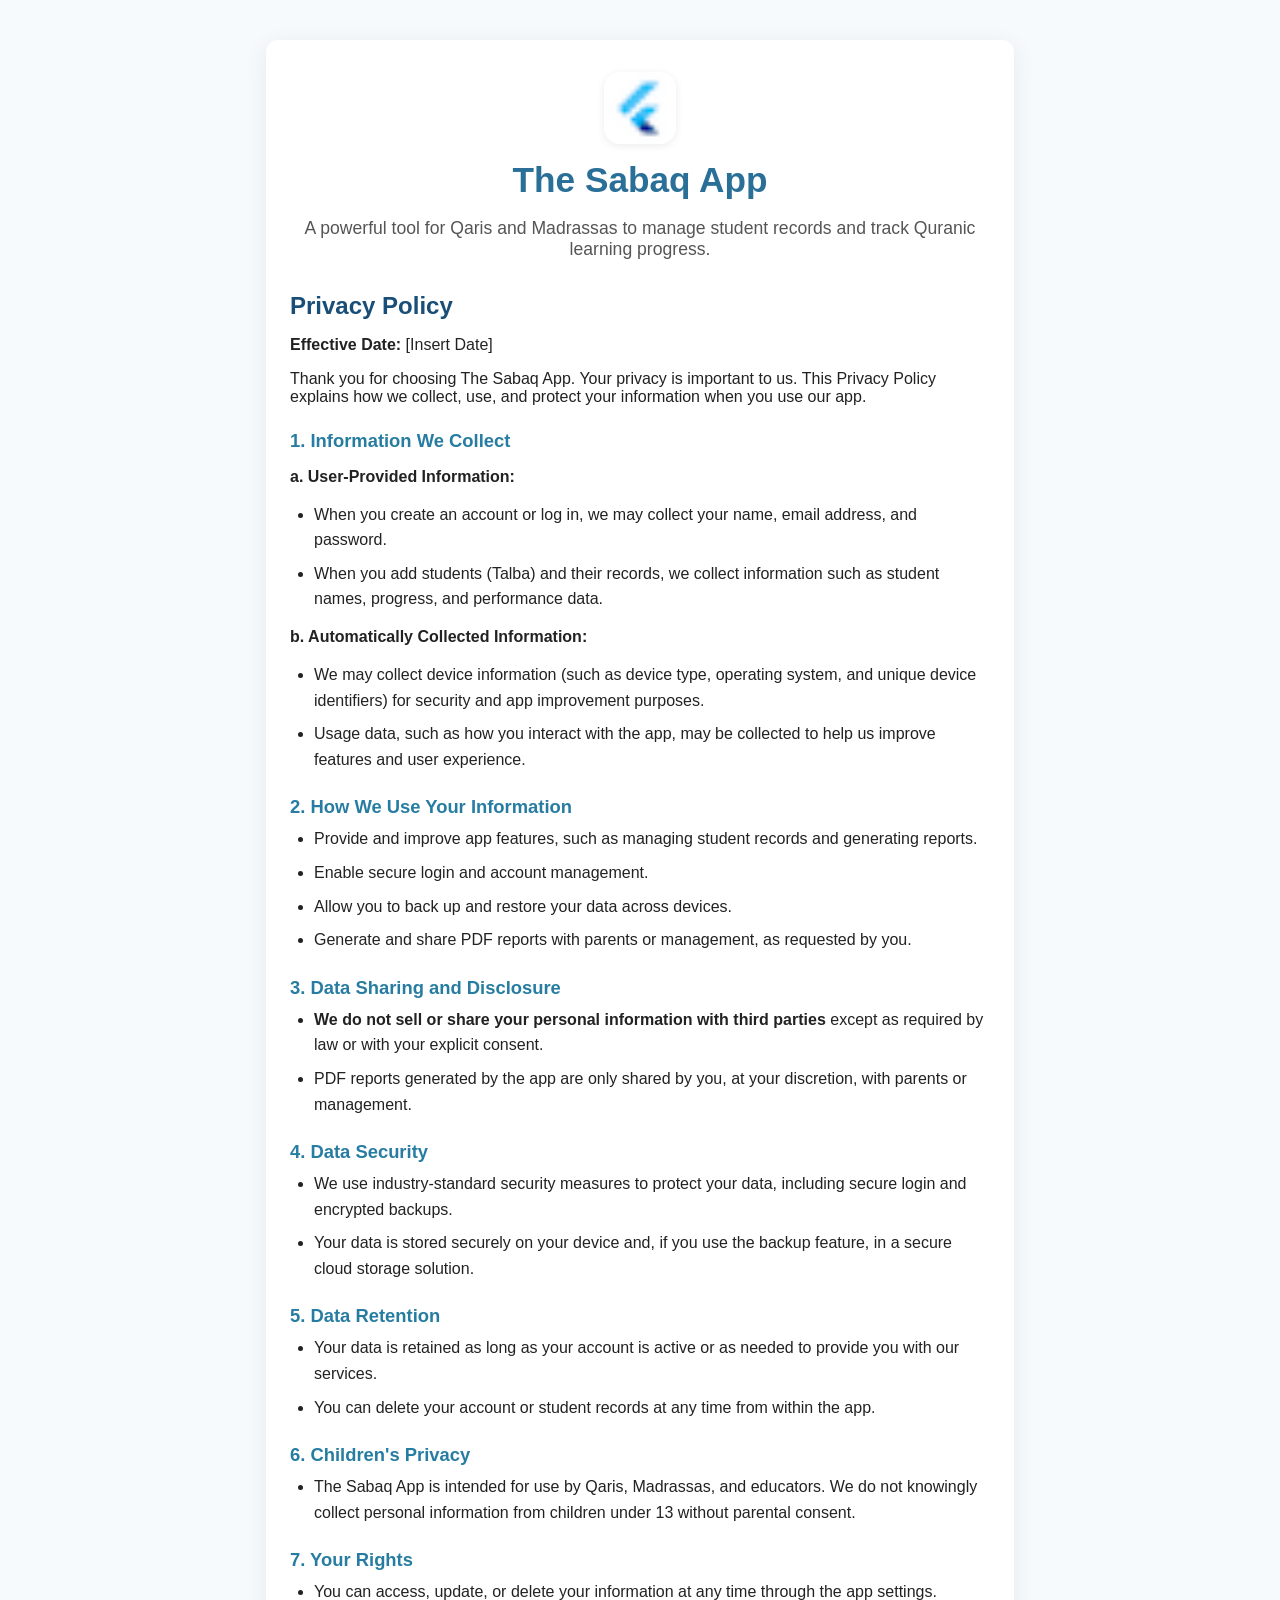
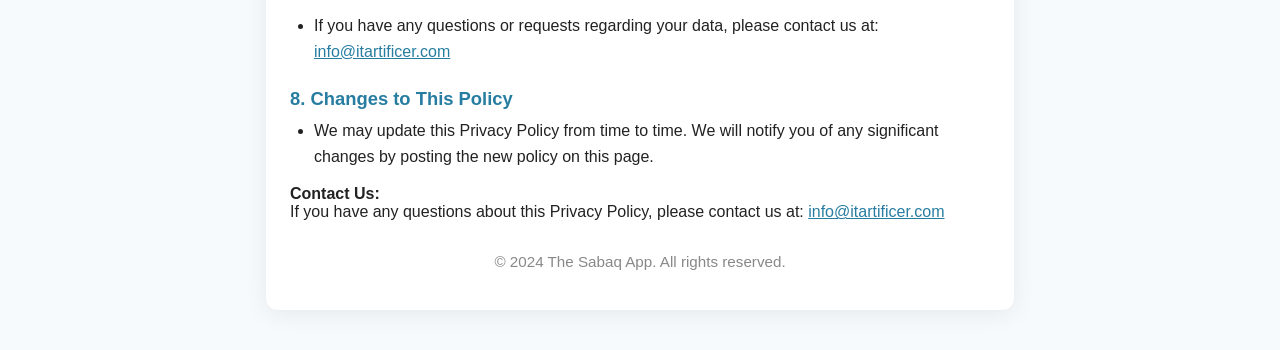
<file: privacy.html>
<!DOCTYPE html>
<html lang="en">
<head>
  <meta charset="UTF-8">
  <meta name="viewport" content="width=device-width, initial-scale=1.0">
  <title>The Sabaq App – Privacy Policy</title>
  <link rel="stylesheet" href="style.css">
  <link rel="icon" type="image/png" href="favicon.png">
</head>
<body>
  <div class="container">
    <header>
      <img src="favicon.png" alt="The Sabaq App Logo" class="logo">
      <h1>The Sabaq App</h1>
      <p class="subtitle">A powerful tool for Qaris and Madrassas to manage student records and track Quranic learning progress.</p>
    </header>
    <main>
      <section class="policy-section">
        <h2>Privacy Policy</h2>
        <p><strong>Effective Date:</strong> [Insert Date]</p>
        <p>Thank you for choosing The Sabaq App. Your privacy is important to us. This Privacy Policy explains how we collect, use, and protect your information when you use our app.</p>
        <h3>1. Information We Collect</h3>
        <p><strong>a. User-Provided Information:</strong></p>
        <ul>
          <li>When you create an account or log in, we may collect your name, email address, and password.</li>
          <li>When you add students (Talba) and their records, we collect information such as student names, progress, and performance data.</li>
        </ul>
        <p><strong>b. Automatically Collected Information:</strong></p>
        <ul>
          <li>We may collect device information (such as device type, operating system, and unique device identifiers) for security and app improvement purposes.</li>
          <li>Usage data, such as how you interact with the app, may be collected to help us improve features and user experience.</li>
        </ul>
        <h3>2. How We Use Your Information</h3>
        <ul>
          <li>Provide and improve app features, such as managing student records and generating reports.</li>
          <li>Enable secure login and account management.</li>
          <li>Allow you to back up and restore your data across devices.</li>
          <li>Generate and share PDF reports with parents or management, as requested by you.</li>
        </ul>
        <h3>3. Data Sharing and Disclosure</h3>
        <ul>
          <li><strong>We do not sell or share your personal information with third parties</strong> except as required by law or with your explicit consent.</li>
          <li>PDF reports generated by the app are only shared by you, at your discretion, with parents or management.</li>
        </ul>
        <h3>4. Data Security</h3>
        <ul>
          <li>We use industry-standard security measures to protect your data, including secure login and encrypted backups.</li>
          <li>Your data is stored securely on your device and, if you use the backup feature, in a secure cloud storage solution.</li>
        </ul>
        <h3>5. Data Retention</h3>
        <ul>
          <li>Your data is retained as long as your account is active or as needed to provide you with our services.</li>
          <li>You can delete your account or student records at any time from within the app.</li>
        </ul>
        <h3>6. Children's Privacy</h3>
        <ul>
          <li>The Sabaq App is intended for use by Qaris, Madrassas, and educators. We do not knowingly collect personal information from children under 13 without parental consent.</li>
        </ul>
        <h3>7. Your Rights</h3>
        <ul>
          <li>You can access, update, or delete your information at any time through the app settings.</li>
          <li>If you have any questions or requests regarding your data, please contact us at: <a href="mailto:info@itartificer.com">info@itartificer.com</a></li>
        </ul>
        <h3>8. Changes to This Policy</h3>
        <ul>
          <li>We may update this Privacy Policy from time to time. We will notify you of any significant changes by posting the new policy on this page.</li>
        </ul>
        <p><strong>Contact Us:</strong><br>
        If you have any questions about this Privacy Policy, please contact us at: <a href="mailto:info@itartificer.com">info@itartificer.com</a></p>
      </section>
    </main>
    <footer>
      <p>&copy; 2024 The Sabaq App. All rights reserved.</p>
    </footer>
  </div>
</body>
</html>
</file>
<file: style.css>
body {
  margin: 0;
  padding: 0;
  font-family: 'Segoe UI', Arial, sans-serif;
  background: #f7fafc;
  color: #222;
}
.container {
  max-width: 700px;
  margin: 40px auto;
  background: #fff;
  border-radius: 12px;
  box-shadow: 0 4px 24px rgba(0,0,0,0.07);
  padding: 32px 24px 24px 24px;
}
header {
  text-align: center;
  margin-bottom: 32px;
}
.logo {
  width: 72px;
  height: 72px;
  border-radius: 16px;
  margin-bottom: 12px;
  box-shadow: 0 2px 8px rgba(0,0,0,0.08);
}
h1 {
  margin: 0 0 8px 0;
  font-size: 2.2rem;
  color: #2a6f97;
}
.subtitle {
  color: #555;
  font-size: 1.1rem;
  margin-bottom: 0;
}
.policy-section {
  margin-top: 16px;
}
.policy-section h2 {
  color: #184e77;
  margin-bottom: 12px;
}
.policy-section h3 {
  color: #277da1;
  margin-top: 24px;
  margin-bottom: 8px;
  font-size: 1.15rem;
}
.policy-section ul {
  margin: 0 0 16px 24px;
  padding: 0;
}
.policy-section li {
  margin-bottom: 8px;
  line-height: 1.6;
}
.policy-section a {
  color: #277da1;
  text-decoration: underline;
}
footer {
  text-align: center;
  margin-top: 32px;
  color: #888;
  font-size: 0.95rem;
}
@media (max-width: 600px) {
  .container {
    padding: 12px 4vw 16px 4vw;
    margin: 12px 0;
  }
  .logo {
    width: 56px;
    height: 56px;
  }
  h1 {
    font-size: 1.5rem;
  }
}
</file>
